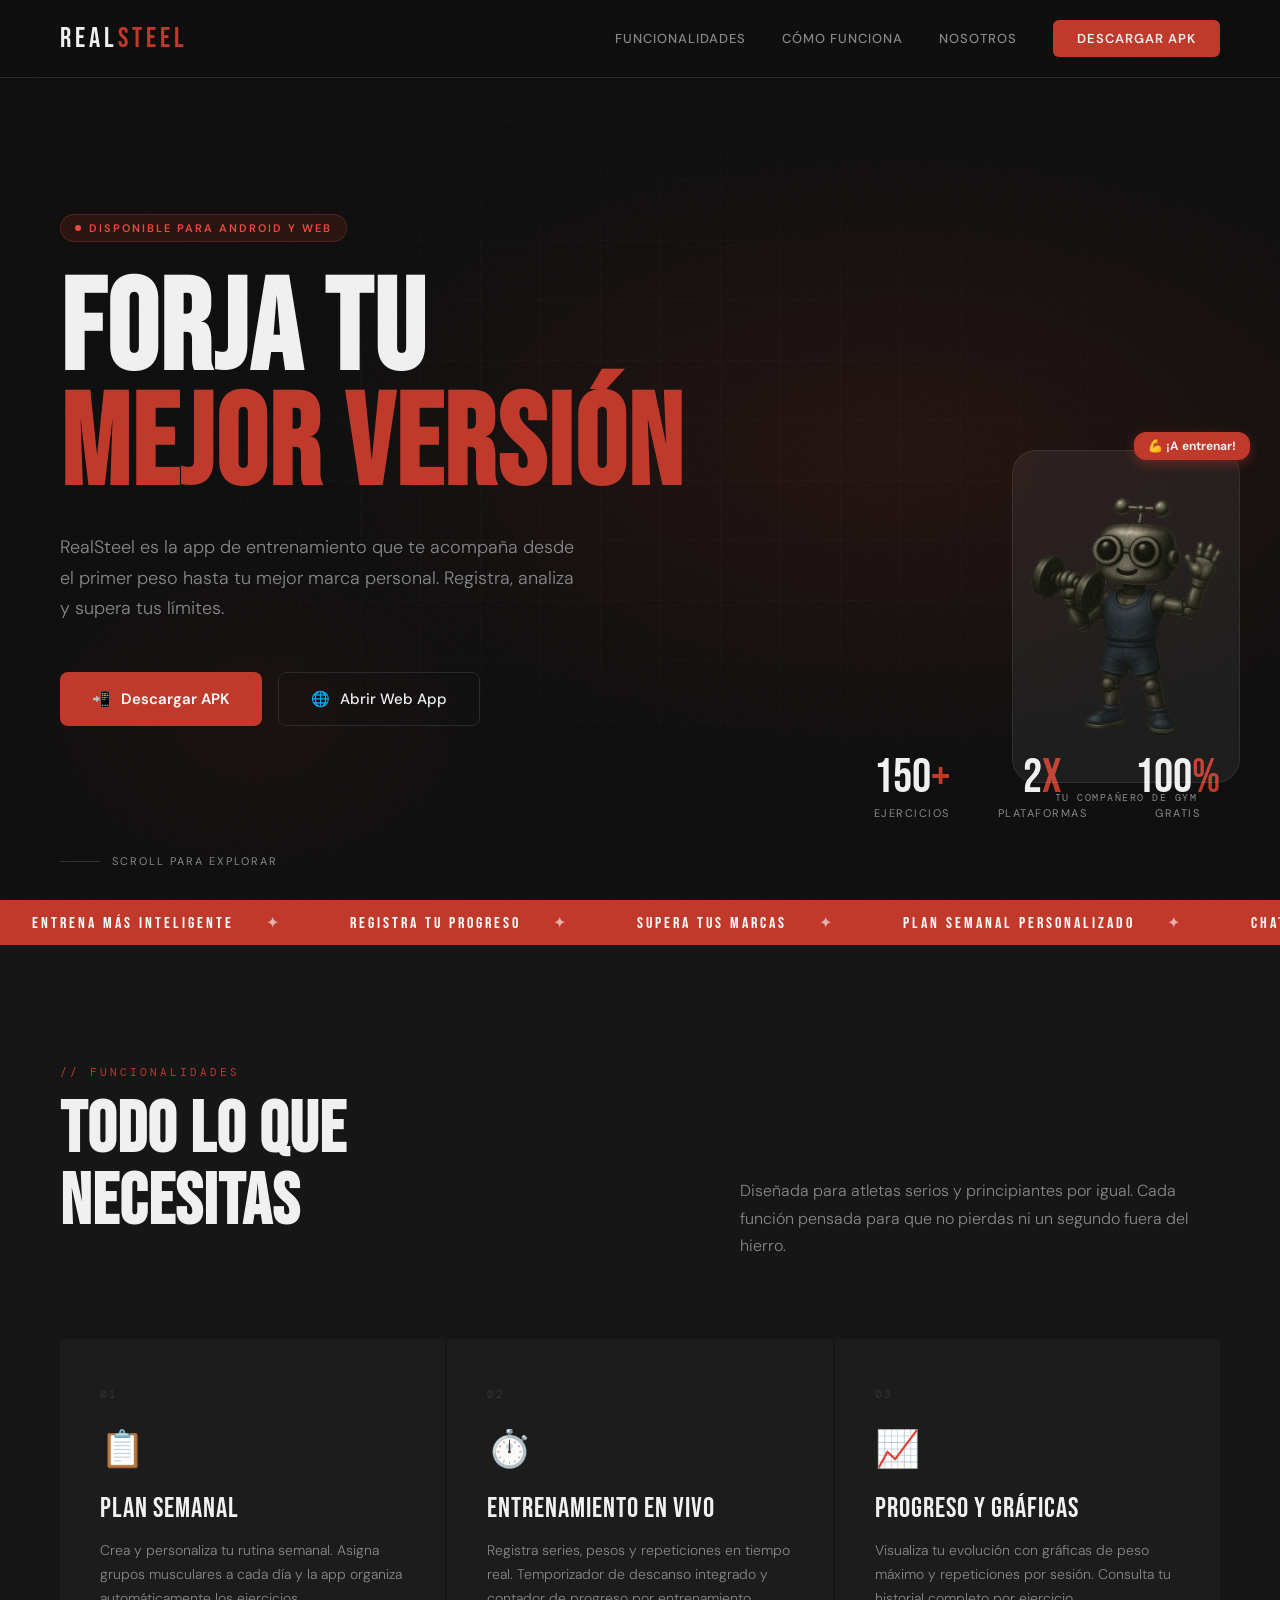
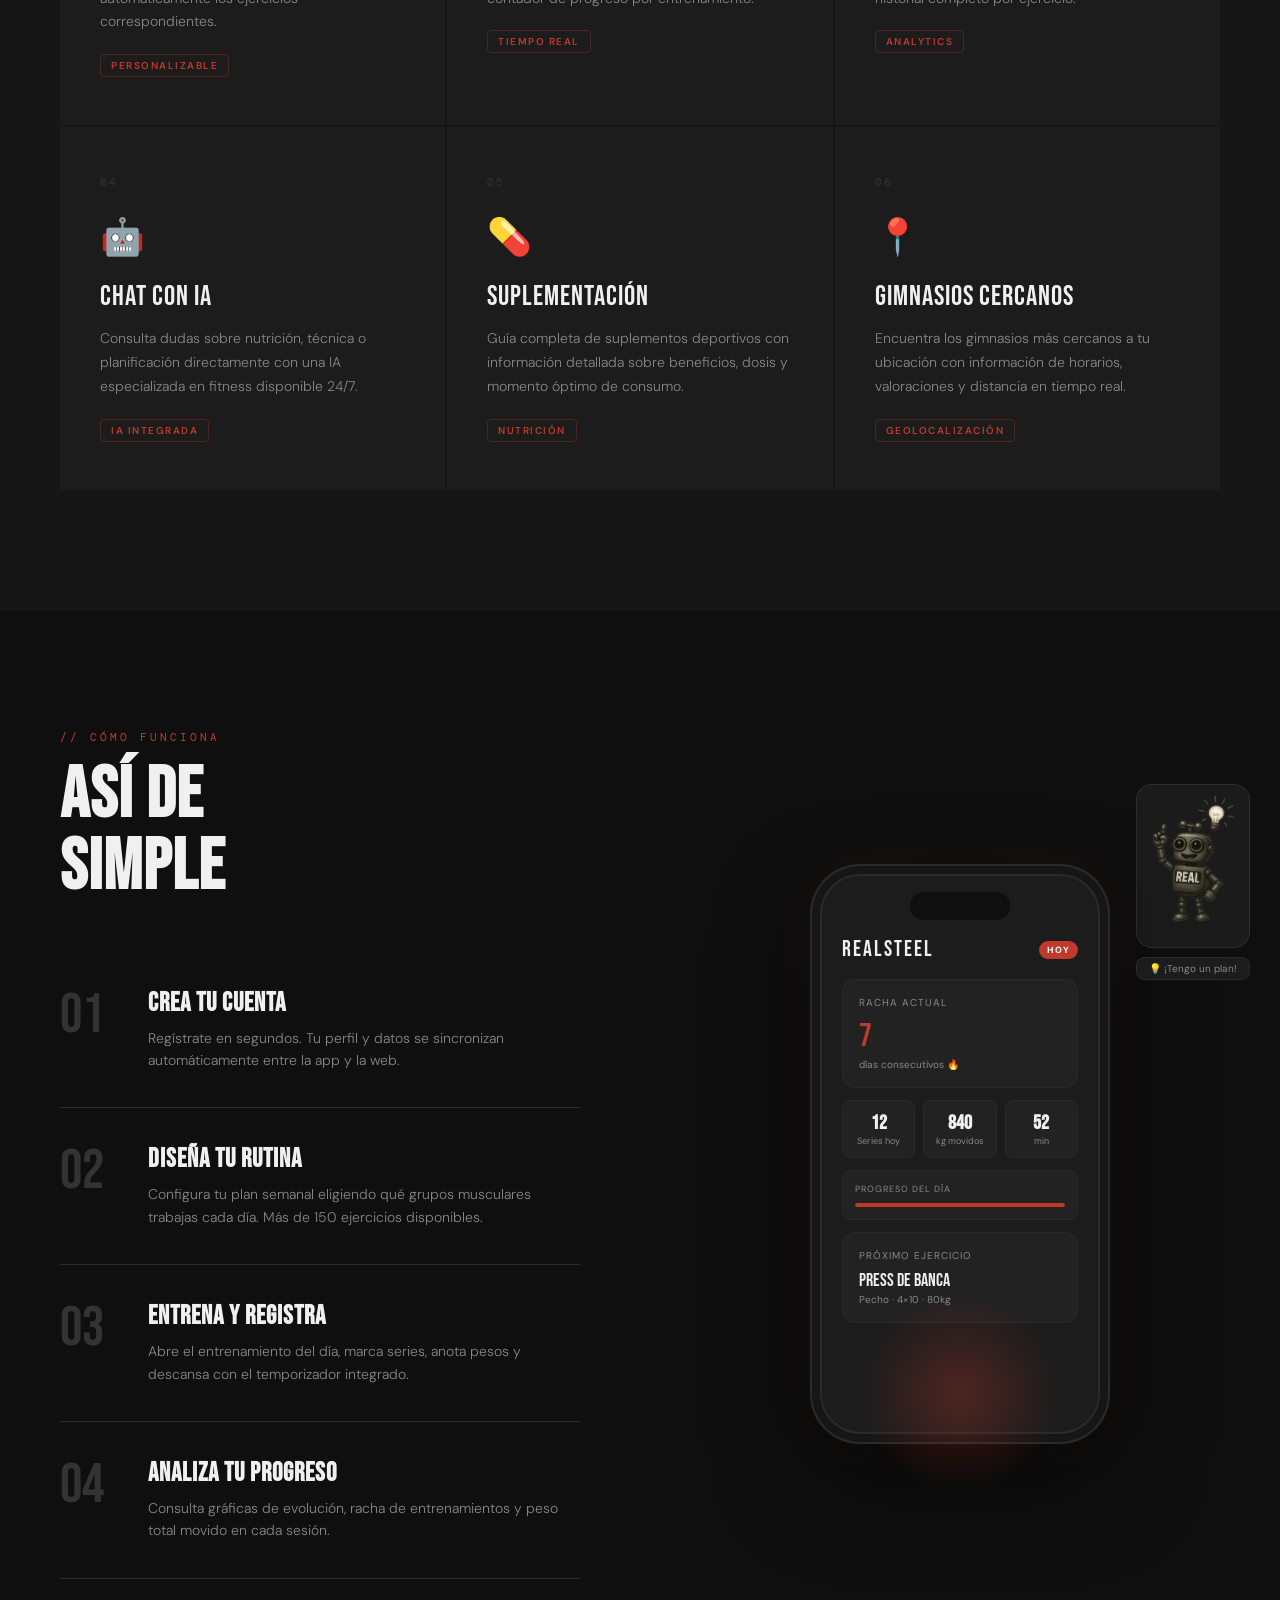
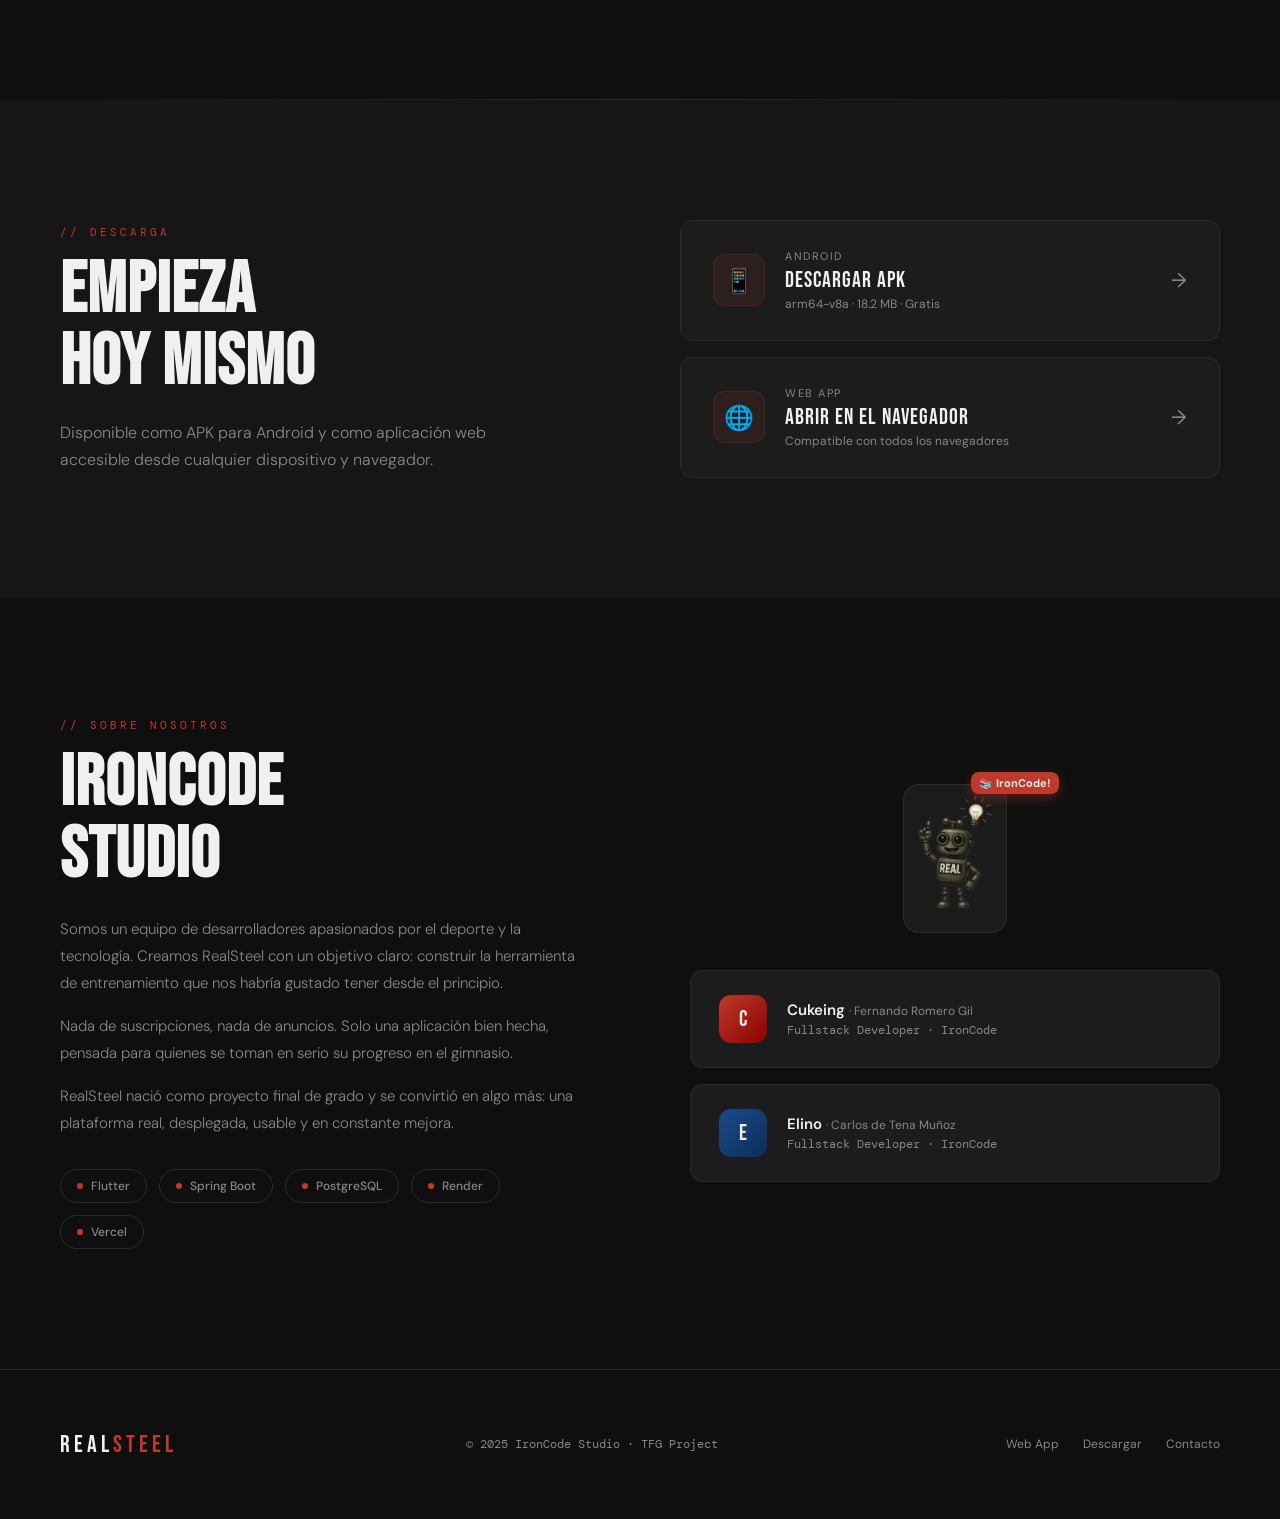
<file: LandingPage/index.html>
<!DOCTYPE html>
<html lang="es">
<head>
  <meta charset="UTF-8">
  <meta name="viewport" content="width=device-width, initial-scale=1.0">
  <title>RealSteel — Forja tu mejor versión</title>

  <!-- Favicon -->
  <link rel="icon" type="image/jpeg" href="robotinhaciendoejercicio.jpg">
  <link rel="apple-touch-icon" href="robotinhaciendoejercicio.jpg">

  <!-- Meta tags -->
  <meta name="description" content="RealSteel — La app de entrenamiento que te acompaña desde el primer peso hasta tu mejor marca personal.">
  <meta property="og:title" content="RealSteel — Forja tu mejor versión">
  <meta property="og:description" content="Registra, analiza y supera tus límites con RealSteel.">
  <meta property="og:image" content="robotinhaciendoejercicio.jpg">

  <!-- Fuentes -->
  <link href="https://fonts.googleapis.com/css2?family=Bebas+Neue&family=DM+Sans:wght@300;400;500;600&family=DM+Mono:wght@400;500&display=swap" rel="stylesheet">

  <!-- Estilos -->
  <link rel="stylesheet" href="styles.css">
</head>
<body>

  <!-- ── NAV ── -->
  <nav>
    <a href="#" class="nav-logo">REAL<span>STEEL</span></a>
    <div class="nav-links">
      <a href="#features">Funcionalidades</a>
      <a href="#how">Cómo funciona</a>
      <a href="#about">Nosotros</a>
      <a href="#download" class="nav-cta">Descargar APK</a>
    </div>
  </nav>

  <!-- ── HERO ── -->
  <section class="hero">
    <div class="hero-bg"></div>
    <div class="hero-grid"></div>

    <div class="hero-content">
      <div class="hero-tag">Disponible para Android y Web</div>
      <h1>FORJA TU<span class="line2">MEJOR VERSIÓN</span></h1>
      <p class="hero-sub">RealSteel es la app de entrenamiento que te acompaña desde el primer peso hasta tu mejor marca personal. Registra, analiza y supera tus límites.</p>
      <div class="hero-actions">
        <a href="#download" class="btn-primary">
          <span>📲</span> Descargar APK
        </a>
        <a href="https://realsteel-henna.vercel.app" target="_blank" class="btn-secondary">
          <span>🌐</span> Abrir Web App
        </a>
      </div>
    </div>

    <!-- Robotín mascota en hero -->
    <div style="position:absolute;right:40px;top:50%;transform:translateY(-50%);z-index:2;display:flex;flex-direction:column;align-items:center;gap:8px;animation:fadeUp 0.8s 1s forwards;opacity:0" class="hero-robot">
      <div style="position:relative">
        <div style="position:absolute;top:-18px;right:-10px;background:var(--accent);border-radius:12px;padding:6px 14px;font-size:12px;font-weight:700;white-space:nowrap;z-index:3;box-shadow:0 4px 12px rgba(192,57,43,0.4)">💪 ¡A entrenar!</div>
        <div style="background:rgba(255,255,255,0.06);border-radius:24px;padding:8px;border:1px solid rgba(255,255,255,0.08);animation:robotFloat 3s ease-in-out infinite">
          <img src="robotinhaciendoejercicio.jpg" alt="Robotín entrenando" style="width:210px;height:auto;display:block;border-radius:18px">
        </div>
      </div>
      <div style="font-size:10px;color:var(--muted);letter-spacing:1.5px;text-transform:uppercase;font-family:'DM Mono',monospace">Tu compañero de gym</div>
    </div>

    <div class="hero-stats">
      <div class="stat">
        <div class="stat-num">150<span>+</span></div>
        <div class="stat-label">Ejercicios</div>
      </div>
      <div class="stat">
        <div class="stat-num">2<span>x</span></div>
        <div class="stat-label">Plataformas</div>
      </div>
      <div class="stat">
        <div class="stat-num">100<span>%</span></div>
        <div class="stat-label">Gratis</div>
      </div>
    </div>

    <div class="scroll-hint">
      <div class="scroll-line"></div>
      Scroll para explorar
    </div>
  </section>

  <!-- ── TICKER ── -->
  <div class="ticker-wrap">
    <div class="ticker">
      <span>Entrena más inteligente</span>
      <span>Registra tu progreso</span>
      <span>Supera tus marcas</span>
      <span>Plan semanal personalizado</span>
      <span>Chat con IA</span>
      <span>Más de 150 ejercicios</span>
      <span>Entrena más inteligente</span>
      <span>Registra tu progreso</span>
      <span>Supera tus marcas</span>
      <span>Plan semanal personalizado</span>
      <span>Chat con IA</span>
      <span>Más de 150 ejercicios</span>
    </div>
  </div>

  <!-- ── FEATURES ── -->
  <section class="features" id="features">
    <div class="features-header reveal">
      <div>
        <div class="section-tag">// Funcionalidades</div>
        <h2>TODO LO QUE<br>NECESITAS</h2>
      </div>
      <p class="section-sub">Diseñada para atletas serios y principiantes por igual. Cada función pensada para que no pierdas ni un segundo fuera del hierro.</p>
    </div>

    <div class="features-grid">
      <div class="feature-card reveal">
        <div class="feature-num">01</div>
        <span class="feature-icon">📋</span>
        <div class="feature-title">Plan Semanal</div>
        <p class="feature-desc">Crea y personaliza tu rutina semanal. Asigna grupos musculares a cada día y la app organiza automáticamente los ejercicios correspondientes.</p>
        <span class="feature-tag">Personalizable</span>
      </div>
      <div class="feature-card reveal">
        <div class="feature-num">02</div>
        <span class="feature-icon">⏱️</span>
        <div class="feature-title">Entrenamiento en Vivo</div>
        <p class="feature-desc">Registra series, pesos y repeticiones en tiempo real. Temporizador de descanso integrado y contador de progreso por entrenamiento.</p>
        <span class="feature-tag">Tiempo real</span>
      </div>
      <div class="feature-card reveal">
        <div class="feature-num">03</div>
        <span class="feature-icon">📈</span>
        <div class="feature-title">Progreso y Gráficas</div>
        <p class="feature-desc">Visualiza tu evolución con gráficas de peso máximo y repeticiones por sesión. Consulta tu historial completo por ejercicio.</p>
        <span class="feature-tag">Analytics</span>
      </div>
      <div class="feature-card reveal">
        <div class="feature-num">04</div>
        <span class="feature-icon">🤖</span>
        <div class="feature-title">Chat con IA</div>
        <p class="feature-desc">Consulta dudas sobre nutrición, técnica o planificación directamente con una IA especializada en fitness disponible 24/7.</p>
        <span class="feature-tag">IA integrada</span>
      </div>
      <div class="feature-card reveal">
        <div class="feature-num">05</div>
        <span class="feature-icon">💊</span>
        <div class="feature-title">Suplementación</div>
        <p class="feature-desc">Guía completa de suplementos deportivos con información detallada sobre beneficios, dosis y momento óptimo de consumo.</p>
        <span class="feature-tag">Nutrición</span>
      </div>
      <div class="feature-card reveal">
        <div class="feature-num">06</div>
        <span class="feature-icon">📍</span>
        <div class="feature-title">Gimnasios Cercanos</div>
        <p class="feature-desc">Encuentra los gimnasios más cercanos a tu ubicación con información de horarios, valoraciones y distancia en tiempo real.</p>
        <span class="feature-tag">Geolocalización</span>
      </div>
    </div>
  </section>

  <!-- ── HOW IT WORKS ── -->
  <section id="how">
    <div class="how">
      <div class="steps reveal">
        <div class="section-tag">// Cómo funciona</div>
        <h2 style="margin-bottom:48px">ASÍ DE<br>SIMPLE</h2>
        <div class="step">
          <div class="step-num">01</div>
          <div class="step-content">
            <h3>Crea tu cuenta</h3>
            <p>Regístrate en segundos. Tu perfil y datos se sincronizan automáticamente entre la app y la web.</p>
          </div>
        </div>
        <div class="step">
          <div class="step-num">02</div>
          <div class="step-content">
            <h3>Diseña tu rutina</h3>
            <p>Configura tu plan semanal eligiendo qué grupos musculares trabajas cada día. Más de 150 ejercicios disponibles.</p>
          </div>
        </div>
        <div class="step">
          <div class="step-num">03</div>
          <div class="step-content">
            <h3>Entrena y registra</h3>
            <p>Abre el entrenamiento del día, marca series, anota pesos y descansa con el temporizador integrado.</p>
          </div>
        </div>
        <div class="step">
          <div class="step-num">04</div>
          <div class="step-content">
            <h3>Analiza tu progreso</h3>
            <p>Consulta gráficas de evolución, racha de entrenamientos y peso total movido en cada sesión.</p>
          </div>
        </div>
      </div>

      <div class="phone-mockup reveal" style="position:relative">
        <!-- Robotín con idea encima del mockup -->
        <div style="position:absolute;top:-90px;right:-30px;z-index:10;text-align:center">
          <div style="background:rgba(255,255,255,0.05);border-radius:16px;padding:6px;border:1px solid rgba(255,255,255,0.08);display:inline-block">
            <img src="robotinconidia.jpg" alt="Robotín con idea" style="width:100px;height:auto;display:block;border-radius:12px">
          </div>
          <div style="background:var(--card);border:1px solid var(--border);border-radius:8px;padding:4px 10px;font-size:10px;color:var(--muted);margin-top:4px;white-space:nowrap">💡 ¡Tengo un plan!</div>
        </div>
        <div class="phone">
          <div class="phone-notch"></div>
          <div class="phone-screen">
            <div class="phone-header">
              <div class="phone-title">REALSTEEL</div>
              <div class="phone-badge">HOY</div>
            </div>
            <div class="phone-card">
              <div class="phone-card-title">Racha actual</div>
              <div class="phone-card-val">7</div>
              <div class="phone-card-sub">días consecutivos 🔥</div>
            </div>
            <div class="phone-row">
              <div class="phone-pill"><strong>12</strong>Series hoy</div>
              <div class="phone-pill"><strong>840</strong>kg movidos</div>
              <div class="phone-pill"><strong>52</strong>min</div>
            </div>
            <div class="phone-bar">
              <div class="phone-bar-label">Progreso del día</div>
              <div class="phone-bar-track">
                <div class="phone-bar-fill"></div>
              </div>
            </div>
            <div class="phone-card">
              <div class="phone-card-title">Próximo ejercicio</div>
              <div style="font-family:'Bebas Neue',sans-serif;font-size:18px;margin-top:4px">Press de Banca</div>
              <div class="phone-card-sub">Pecho · 4×10 · 80kg</div>
            </div>
          </div>
        </div>
        <div class="phone-glow"></div>
      </div>
    </div>
  </section>

  <div class="divider"></div>

  <!-- ── DOWNLOAD ── -->
  <section class="download" id="download">
    <div class="download-inner">
      <div class="reveal">
        <div class="section-tag">// Descarga</div>
        <h2>EMPIEZA<br>HOY MISMO</h2>
        <p class="section-sub" style="margin-top:16px">Disponible como APK para Android y como aplicación web accesible desde cualquier dispositivo y navegador.</p>
      </div>
      <div class="download-options reveal">
        <a href="app-arm64-v8a-release.apk" class="download-card" download>
          <div class="download-icon">📱</div>
          <div class="download-info">
            <div class="download-label">Android</div>
            <div class="download-title">Descargar APK</div>
            <div class="download-sub">arm64-v8a · 18.2 MB · Gratis</div>
          </div>
          <div class="download-arrow">→</div>
        </a>
        <a href="https://realsteel-henna.vercel.app" target="_blank" class="download-card">
          <div class="download-icon">🌐</div>
          <div class="download-info">
            <div class="download-label">Web App</div>
            <div class="download-title">Abrir en el navegador</div>
            <div class="download-sub">Compatible con todos los navegadores</div>
          </div>
          <div class="download-arrow">→</div>
        </a>
      </div>
    </div>
  </section>

  <!-- ── ABOUT ── -->
  <section id="about">
    <div class="about-grid">
      <div class="about-text reveal">
        <div class="section-tag">// Sobre nosotros</div>
        <h2>IRONCODE<br>STUDIO</h2>
        <p>Somos un equipo de desarrolladores apasionados por el deporte y la tecnología. Creamos RealSteel con un objetivo claro: construir la herramienta de entrenamiento que nos habría gustado tener desde el principio.</p>
        <p>Nada de suscripciones, nada de anuncios. Solo una aplicación bien hecha, pensada para quienes se toman en serio su progreso en el gimnasio.</p>
        <p>RealSteel nació como proyecto final de grado y se convirtió en algo más: una plataforma real, desplegada, usable y en constante mejora.</p>
        <div class="about-badges">
          <span class="badge"><span class="badge-dot"></span>Flutter</span>
          <span class="badge"><span class="badge-dot"></span>Spring Boot</span>
          <span class="badge"><span class="badge-dot"></span>PostgreSQL</span>
          <span class="badge"><span class="badge-dot"></span>Render</span>
          <span class="badge"><span class="badge-dot"></span>Vercel</span>
        </div>
      </div>
      <div class="team-cards reveal">
        <!-- Robotín con idea en about -->
        <div style="display:flex;justify-content:center;margin-bottom:16px">
          <div style="position:relative;display:inline-block">
            <div style="background:rgba(255,255,255,0.05);border-radius:16px;padding:6px;border:1px solid rgba(255,255,255,0.08);display:inline-block">
              <img src="robotinconidia.jpg" alt="Robotín con idea" style="width:90px;height:auto;display:block;border-radius:12px">
            </div>
            <div style="position:absolute;top:-12px;right:-52px;background:var(--accent);border-radius:8px;padding:4px 8px;font-size:11px;font-weight:700;white-space:nowrap;box-shadow:0 4px 12px rgba(192,57,43,0.4)">📚 IronCode!</div>
          </div>
        </div>
        <div class="team-card">
          <div class="team-avatar">C</div>
          <div>
            <div class="team-name">Cukeing <span style="color:var(--muted);font-size:12px;font-weight:400">· Fernando Romero Gil</span></div>
            <div class="team-role">Fullstack Developer · IronCode</div>
          </div>
        </div>
        <div class="team-card">
          <div class="team-avatar" style="background:linear-gradient(135deg,#1a4a8a,#0d2d5a)">E</div>
          <div>
            <div class="team-name">Elino <span style="color:var(--muted);font-size:12px;font-weight:400">· Carlos de Tena Muñoz</span></div>
            <div class="team-role">Fullstack Developer · IronCode</div>
          </div>
        </div>
      </div>
    </div>
  </section>

  <!-- ── FOOTER ── -->
  <footer>
    <div class="footer-logo">REAL<span>STEEL</span></div>
    <div class="footer-copy">© 2025 IronCode Studio · TFG Project</div>
    <div class="footer-links">
      <a href="https://realsteel-henna.vercel.app" target="_blank">Web App</a>
      <a href="#download">Descargar</a>
      <a href="#about">Contacto</a>
    </div>
  </footer>

  <!-- JavaScript -->
  <script src="main.js"></script>

</body>
</html>
</file>
<file: LandingPage/styles.css>
/* ============================================================
   RealSteel Landing Page — Styles
   IronCode Studio © 2025
   ============================================================ */

:root {
  --bg: #0f0f0f;
  --bg2: #161616;
  --card: #1c1c1c;
  --border: #2a2a2a;
  --accent: #c0392b;
  --accent2: #e74c3c;
  --gold: #f0a500;
  --text: #f0f0f0;
  --muted: #888;
  --faint: #333;
}

*, *::before, *::after { box-sizing: border-box; margin: 0; padding: 0; }

html { scroll-behavior: smooth; }

body {
  background: var(--bg);
  color: var(--text);
  font-family: 'DM Sans', sans-serif;
  overflow-x: hidden;
}

/* ── NOISE OVERLAY ── */
body::before {
  content: '';
  position: fixed;
  inset: 0;
  background-image: url("data:image/svg+xml,%3Csvg viewBox='0 0 256 256' xmlns='http://www.w3.org/2000/svg'%3E%3Cfilter id='noise'%3E%3CfeTurbulence type='fractalNoise' baseFrequency='0.9' numOctaves='4' stitchTiles='stitch'/%3E%3C/filter%3E%3Crect width='100%25' height='100%25' filter='url(%23noise)' opacity='0.04'/%3E%3C/svg%3E");
  pointer-events: none;
  z-index: 999;
  opacity: 0.4;
}

/* ── NAV ── */
nav {
  position: fixed;
  top: 0; left: 0; right: 0;
  z-index: 100;
  display: flex;
  align-items: center;
  justify-content: space-between;
  padding: 20px 60px;
  background: rgba(15,15,15,0.85);
  backdrop-filter: blur(20px);
  border-bottom: 1px solid var(--border);
}

.nav-logo {
  font-family: 'Bebas Neue', sans-serif;
  font-size: 28px;
  letter-spacing: 4px;
  color: var(--text);
  text-decoration: none;
}

.nav-logo span { color: var(--accent); }

.nav-links { display: flex; gap: 36px; align-items: center; }

.nav-links a {
  color: var(--muted);
  text-decoration: none;
  font-size: 13px;
  font-weight: 500;
  letter-spacing: 1px;
  text-transform: uppercase;
  transition: color 0.2s;
}

.nav-links a:hover { color: var(--text); }

.nav-cta {
  background: var(--accent) !important;
  color: var(--text) !important;
  padding: 10px 24px;
  border-radius: 6px;
  font-weight: 600 !important;
}

.nav-cta:hover { background: var(--accent2) !important; }

/* ── HERO ── */
.hero {
  min-height: 100vh;
  display: flex;
  align-items: center;
  position: relative;
  overflow: hidden;
  padding: 120px 60px 80px;
}

.hero-bg {
  position: absolute;
  inset: 0;
  background:
    radial-gradient(ellipse 80% 60% at 70% 50%, rgba(192,57,43,0.12) 0%, transparent 60%),
    radial-gradient(ellipse 40% 40% at 20% 80%, rgba(192,57,43,0.06) 0%, transparent 50%);
}

.hero-grid {
  position: absolute;
  inset: 0;
  background-image:
    linear-gradient(rgba(255,255,255,0.02) 1px, transparent 1px),
    linear-gradient(90deg, rgba(255,255,255,0.02) 1px, transparent 1px);
  background-size: 60px 60px;
  mask-image: radial-gradient(ellipse at center, black 30%, transparent 80%);
}

.hero-content {
  position: relative;
  z-index: 2;
  max-width: 720px;
}

.hero-tag {
  display: inline-flex;
  align-items: center;
  gap: 8px;
  background: rgba(192,57,43,0.15);
  border: 1px solid rgba(192,57,43,0.3);
  color: var(--accent2);
  font-size: 11px;
  font-weight: 600;
  letter-spacing: 2px;
  text-transform: uppercase;
  padding: 6px 14px;
  border-radius: 100px;
  margin-bottom: 32px;
  opacity: 0;
  animation: fadeUp 0.6s 0.2s forwards;
}

.hero-tag::before {
  content: '';
  width: 6px; height: 6px;
  background: var(--accent2);
  border-radius: 50%;
  animation: pulse 2s infinite;
}

h1 {
  font-family: 'Bebas Neue', sans-serif;
  font-size: clamp(72px, 10vw, 130px);
  line-height: 0.9;
  letter-spacing: 2px;
  margin-bottom: 28px;
  opacity: 0;
  animation: fadeUp 0.7s 0.4s forwards;
}

h1 .line2 { color: var(--accent); display: block; }

.hero-sub {
  font-size: 18px;
  color: var(--muted);
  line-height: 1.7;
  max-width: 520px;
  margin-bottom: 48px;
  font-weight: 300;
  opacity: 0;
  animation: fadeUp 0.7s 0.6s forwards;
}

.hero-actions {
  display: flex;
  gap: 16px;
  flex-wrap: wrap;
  opacity: 0;
  animation: fadeUp 0.7s 0.8s forwards;
}

.btn-primary {
  display: inline-flex;
  align-items: center;
  gap: 10px;
  background: var(--accent);
  color: white;
  padding: 16px 32px;
  border-radius: 8px;
  font-weight: 600;
  font-size: 15px;
  text-decoration: none;
  transition: all 0.2s;
  border: none;
  cursor: pointer;
}

.btn-primary:hover {
  background: var(--accent2);
  transform: translateY(-2px);
  box-shadow: 0 8px 30px rgba(192,57,43,0.4);
}

.btn-secondary {
  display: inline-flex;
  align-items: center;
  gap: 10px;
  background: transparent;
  color: var(--text);
  padding: 16px 32px;
  border-radius: 8px;
  font-weight: 500;
  font-size: 15px;
  text-decoration: none;
  transition: all 0.2s;
  border: 1px solid var(--border);
}

.btn-secondary:hover {
  border-color: var(--accent);
  color: var(--accent);
  transform: translateY(-2px);
}

.hero-stats {
  position: absolute;
  right: 60px;
  bottom: 80px;
  display: flex;
  gap: 48px;
  opacity: 0;
  animation: fadeUp 0.7s 1s forwards;
}

.stat { text-align: center; }

.stat-num {
  font-family: 'Bebas Neue', sans-serif;
  font-size: 48px;
  color: var(--text);
  line-height: 1;
}

.stat-num span { color: var(--accent); }

.stat-label {
  font-size: 11px;
  color: var(--muted);
  letter-spacing: 1.5px;
  text-transform: uppercase;
  margin-top: 4px;
}

/* ── SCROLL INDICATOR ── */
.scroll-hint {
  position: absolute;
  bottom: 32px;
  left: 60px;
  display: flex;
  align-items: center;
  gap: 12px;
  color: var(--muted);
  font-size: 11px;
  letter-spacing: 2px;
  text-transform: uppercase;
  opacity: 0;
  animation: fadeUp 0.7s 1.2s forwards;
}

.scroll-line {
  width: 40px;
  height: 1px;
  background: var(--faint);
  position: relative;
  overflow: hidden;
}

.scroll-line::after {
  content: '';
  position: absolute;
  top: 0; left: -100%;
  width: 100%; height: 100%;
  background: var(--accent);
  animation: scan 2s infinite;
}

/* ── SECTIONS ── */
section { padding: 120px 60px; }

.section-tag {
  font-family: 'DM Mono', monospace;
  font-size: 11px;
  color: var(--accent);
  letter-spacing: 3px;
  text-transform: uppercase;
  margin-bottom: 16px;
}

h2 {
  font-family: 'Bebas Neue', sans-serif;
  font-size: clamp(42px, 6vw, 72px);
  line-height: 1;
  letter-spacing: 1px;
  margin-bottom: 20px;
}

.section-sub {
  font-size: 16px;
  color: var(--muted);
  line-height: 1.7;
  max-width: 480px;
  font-weight: 300;
}

/* ── FEATURES ── */
.features { background: var(--bg2); }

.features-header {
  display: flex;
  justify-content: space-between;
  align-items: flex-end;
  margin-bottom: 80px;
  gap: 40px;
}

.features-grid {
  display: grid;
  grid-template-columns: repeat(3, 1fr);
  gap: 2px;
}

.feature-card {
  background: var(--card);
  padding: 48px 40px;
  position: relative;
  overflow: hidden;
  transition: background 0.3s;
}

.feature-card:hover { background: #222; }

.feature-card::before {
  content: '';
  position: absolute;
  top: 0; left: 0; right: 0;
  height: 2px;
  background: var(--accent);
  transform: scaleX(0);
  transform-origin: left;
  transition: transform 0.4s;
}

.feature-card:hover::before { transform: scaleX(1); }

.feature-num {
  font-family: 'DM Mono', monospace;
  font-size: 11px;
  color: var(--faint);
  letter-spacing: 2px;
  margin-bottom: 24px;
}

.feature-icon {
  font-size: 36px;
  margin-bottom: 20px;
  display: block;
}

.feature-title {
  font-family: 'Bebas Neue', sans-serif;
  font-size: 28px;
  letter-spacing: 1px;
  margin-bottom: 14px;
  color: var(--text);
}

.feature-desc {
  font-size: 14px;
  color: var(--muted);
  line-height: 1.7;
  font-weight: 300;
}

.feature-tag {
  display: inline-block;
  margin-top: 20px;
  font-size: 10px;
  font-weight: 600;
  letter-spacing: 1.5px;
  text-transform: uppercase;
  color: var(--accent);
  border: 1px solid rgba(192,57,43,0.3);
  padding: 4px 10px;
  border-radius: 4px;
}

/* ── HOW IT WORKS ── */
.how {
  display: grid;
  grid-template-columns: 1fr 1fr;
  gap: 120px;
  align-items: center;
}

.steps { display: flex; flex-direction: column; gap: 0; }

.step {
  display: flex;
  gap: 28px;
  padding: 36px 0;
  border-bottom: 1px solid var(--border);
  cursor: default;
  transition: all 0.2s;
}

.step:first-child { border-top: 1px solid var(--border); }
.step:hover .step-content h3 { color: var(--accent); }

.step-num {
  font-family: 'Bebas Neue', sans-serif;
  font-size: 56px;
  color: var(--faint);
  line-height: 1;
  min-width: 60px;
  transition: color 0.2s;
}

.step:hover .step-num { color: var(--accent); }

.step-content h3 {
  font-family: 'Bebas Neue', sans-serif;
  font-size: 26px;
  letter-spacing: 1px;
  margin-bottom: 8px;
  transition: color 0.2s;
}

.step-content p {
  font-size: 14px;
  color: var(--muted);
  line-height: 1.6;
  font-weight: 300;
}

/* ── PHONE MOCKUP ── */
.phone-mockup {
  position: relative;
  display: flex;
  justify-content: center;
}

.phone {
  width: 280px;
  height: 560px;
  background: var(--card);
  border-radius: 40px;
  border: 2px solid var(--border);
  position: relative;
  overflow: hidden;
  box-shadow:
    0 0 0 8px var(--bg2),
    0 0 0 10px var(--border),
    0 40px 100px rgba(0,0,0,0.6),
    0 0 60px rgba(192,57,43,0.1);
}

.phone-notch {
  position: absolute;
  top: 16px;
  left: 50%;
  transform: translateX(-50%);
  width: 100px;
  height: 28px;
  background: var(--bg);
  border-radius: 20px;
  z-index: 2;
}

.phone-screen {
  position: absolute;
  inset: 0;
  padding: 60px 20px 20px;
  display: flex;
  flex-direction: column;
  gap: 12px;
}

.phone-header {
  display: flex;
  align-items: center;
  justify-content: space-between;
  margin-bottom: 4px;
}

.phone-title {
  font-family: 'Bebas Neue', sans-serif;
  font-size: 22px;
  letter-spacing: 2px;
}

.phone-badge {
  background: var(--accent);
  color: white;
  font-size: 9px;
  font-weight: 700;
  padding: 3px 8px;
  border-radius: 20px;
  letter-spacing: 1px;
}

.phone-card {
  background: #222;
  border-radius: 12px;
  padding: 16px;
  border: 1px solid var(--border);
}

.phone-card-title {
  font-size: 10px;
  color: var(--muted);
  letter-spacing: 1px;
  text-transform: uppercase;
  margin-bottom: 8px;
}

.phone-card-val {
  font-family: 'Bebas Neue', sans-serif;
  font-size: 32px;
  color: var(--accent);
}

.phone-card-sub { font-size: 10px; color: var(--muted); margin-top: 2px; }

.phone-row { display: flex; gap: 8px; }

.phone-pill {
  flex: 1;
  background: #222;
  border-radius: 8px;
  padding: 10px;
  text-align: center;
  border: 1px solid var(--border);
  font-size: 9px;
  color: var(--muted);
}

.phone-pill strong {
  display: block;
  font-family: 'Bebas Neue', sans-serif;
  font-size: 20px;
  color: var(--text);
}

.phone-bar {
  background: #222;
  border-radius: 8px;
  padding: 12px;
  border: 1px solid var(--border);
}

.phone-bar-label {
  font-size: 9px;
  color: var(--muted);
  margin-bottom: 8px;
  letter-spacing: 1px;
  text-transform: uppercase;
}

.phone-bar-track {
  height: 4px;
  background: var(--border);
  border-radius: 2px;
  overflow: hidden;
}

.phone-bar-fill {
  height: 100%;
  background: var(--accent);
  border-radius: 2px;
  animation: fillBar 2s ease-in-out infinite alternate;
}

.phone-glow {
  position: absolute;
  bottom: -60px;
  left: 50%;
  transform: translateX(-50%);
  width: 200px;
  height: 200px;
  background: radial-gradient(circle, rgba(192,57,43,0.3) 0%, transparent 70%);
  pointer-events: none;
}

/* ── DOWNLOAD ── */
.download { background: var(--bg2); }

.download-inner {
  display: grid;
  grid-template-columns: 1fr 1fr;
  gap: 80px;
  align-items: center;
}

.download-options {
  display: flex;
  flex-direction: column;
  gap: 16px;
}

.download-card {
  display: flex;
  align-items: center;
  gap: 20px;
  padding: 28px 32px;
  border: 1px solid var(--border);
  border-radius: 12px;
  text-decoration: none;
  color: var(--text);
  transition: all 0.3s;
  background: var(--card);
  position: relative;
  overflow: hidden;
}

.download-card::before {
  content: '';
  position: absolute;
  inset: 0;
  background: linear-gradient(135deg, rgba(192,57,43,0.05), transparent);
  opacity: 0;
  transition: opacity 0.3s;
}

.download-card:hover {
  border-color: var(--accent);
  transform: translateX(8px);
  box-shadow: 0 0 30px rgba(192,57,43,0.15);
}

.download-card:hover::before { opacity: 1; }

.download-icon {
  width: 52px;
  height: 52px;
  background: rgba(192,57,43,0.1);
  border: 1px solid rgba(192,57,43,0.2);
  border-radius: 12px;
  display: flex;
  align-items: center;
  justify-content: center;
  font-size: 24px;
  flex-shrink: 0;
}

.download-info { flex: 1; }

.download-label {
  font-size: 11px;
  color: var(--muted);
  letter-spacing: 1.5px;
  text-transform: uppercase;
  margin-bottom: 4px;
}

.download-title {
  font-family: 'Bebas Neue', sans-serif;
  font-size: 22px;
  letter-spacing: 1px;
}

.download-sub {
  font-size: 12px;
  color: var(--muted);
  margin-top: 2px;
}

.download-arrow {
  color: var(--muted);
  font-size: 20px;
  transition: all 0.2s;
}

.download-card:hover .download-arrow {
  color: var(--accent);
  transform: translateX(4px);
}

/* ── ABOUT ── */
.about-grid {
  display: grid;
  grid-template-columns: 1fr 1fr;
  gap: 100px;
  align-items: center;
}

.about-text h2 { margin-bottom: 24px; }

.about-text p {
  font-size: 15px;
  color: var(--muted);
  line-height: 1.8;
  font-weight: 300;
  margin-bottom: 16px;
}

.about-badges {
  display: flex;
  gap: 12px;
  flex-wrap: wrap;
  margin-top: 32px;
}

.badge {
  display: flex;
  align-items: center;
  gap: 8px;
  padding: 8px 16px;
  border: 1px solid var(--border);
  border-radius: 100px;
  font-size: 12px;
  color: var(--muted);
  font-weight: 500;
}

.badge-dot {
  width: 6px; height: 6px;
  background: var(--accent);
  border-radius: 50%;
}

.team-cards {
  display: flex;
  flex-direction: column;
  gap: 16px;
}

.team-card {
  display: flex;
  align-items: center;
  gap: 20px;
  padding: 24px 28px;
  background: var(--card);
  border: 1px solid var(--border);
  border-radius: 12px;
  transition: border-color 0.2s;
}

.team-card:hover { border-color: var(--accent); }

.team-avatar {
  width: 48px; height: 48px;
  background: linear-gradient(135deg, var(--accent), #8b0000);
  border-radius: 12px;
  display: flex;
  align-items: center;
  justify-content: center;
  font-family: 'Bebas Neue', sans-serif;
  font-size: 22px;
  flex-shrink: 0;
}

.team-name {
  font-weight: 600;
  font-size: 15px;
  margin-bottom: 2px;
}

.team-role {
  font-size: 12px;
  color: var(--muted);
  font-family: 'DM Mono', monospace;
}

/* ── FOOTER ── */
footer {
  padding: 60px;
  border-top: 1px solid var(--border);
  display: flex;
  align-items: center;
  justify-content: space-between;
  gap: 24px;
  flex-wrap: wrap;
}

.footer-logo {
  font-family: 'Bebas Neue', sans-serif;
  font-size: 24px;
  letter-spacing: 4px;
  color: var(--text);
}

.footer-logo span { color: var(--accent); }

.footer-copy {
  font-size: 12px;
  color: var(--muted);
  font-family: 'DM Mono', monospace;
}

.footer-links { display: flex; gap: 24px; }

.footer-links a {
  font-size: 12px;
  color: var(--muted);
  text-decoration: none;
  transition: color 0.2s;
}

.footer-links a:hover { color: var(--accent); }

/* ── DIVIDER ── */
.divider {
  width: 100%;
  height: 1px;
  background: linear-gradient(90deg, transparent, var(--border), transparent);
}

/* ── TICKER ── */
.ticker-wrap {
  overflow: hidden;
  background: var(--accent);
  padding: 12px 0;
  white-space: nowrap;
}

.ticker {
  display: inline-block;
  animation: ticker 20s linear infinite;
}

.ticker span {
  font-family: 'Bebas Neue', sans-serif;
  font-size: 16px;
  letter-spacing: 3px;
  padding: 0 32px;
  color: white;
}

.ticker span::after {
  content: '✦';
  margin-left: 32px;
  opacity: 0.6;
}

/* ── ANIMATIONS ── */
@keyframes pulse {
  0%, 100% { opacity: 1; transform: scale(1); }
  50% { opacity: 0.4; transform: scale(0.8); }
}

@keyframes scan {
  0% { left: -100%; }
  100% { left: 100%; }
}

@keyframes fillBar {
  from { width: 30%; }
  to { width: 75%; }
}

@keyframes robotFloat {
  0%, 100% { transform: translateY(0); }
  50% { transform: translateY(-10px); }
}

@keyframes fadeUp {
  from { opacity: 0; transform: translateY(24px); }
  to { opacity: 1; transform: translateY(0); }
}

@keyframes ticker {
  0% { transform: translateX(0); }
  100% { transform: translateX(-50%); }
}

/* ── REVEAL ON SCROLL ── */
.reveal {
  opacity: 0;
  transform: translateY(32px);
  transition: opacity 0.7s, transform 0.7s;
}

.reveal.visible {
  opacity: 1;
  transform: translateY(0);
}

/* ── RESPONSIVE ── */
@media (max-width: 900px) {
  nav { padding: 16px 24px; }
  .nav-links { display: none; }
  section { padding: 80px 24px; }
  .hero { padding: 100px 24px 80px; }
  h1 { font-size: 64px; }
  .hero-stats { right: 24px; bottom: 40px; gap: 28px; }
  .stat-num { font-size: 36px; }
  .features-header { flex-direction: column; }
  .features-grid { grid-template-columns: 1fr; gap: 2px; }
  .how { grid-template-columns: 1fr; gap: 60px; }
  .phone-mockup { display: none; }
  .download-inner { grid-template-columns: 1fr; gap: 48px; }
  .about-grid { grid-template-columns: 1fr; gap: 48px; }
  footer { flex-direction: column; text-align: center; }
  .scroll-hint { display: none; }
  .hero-robot { display: none !important; }
}
</file>
